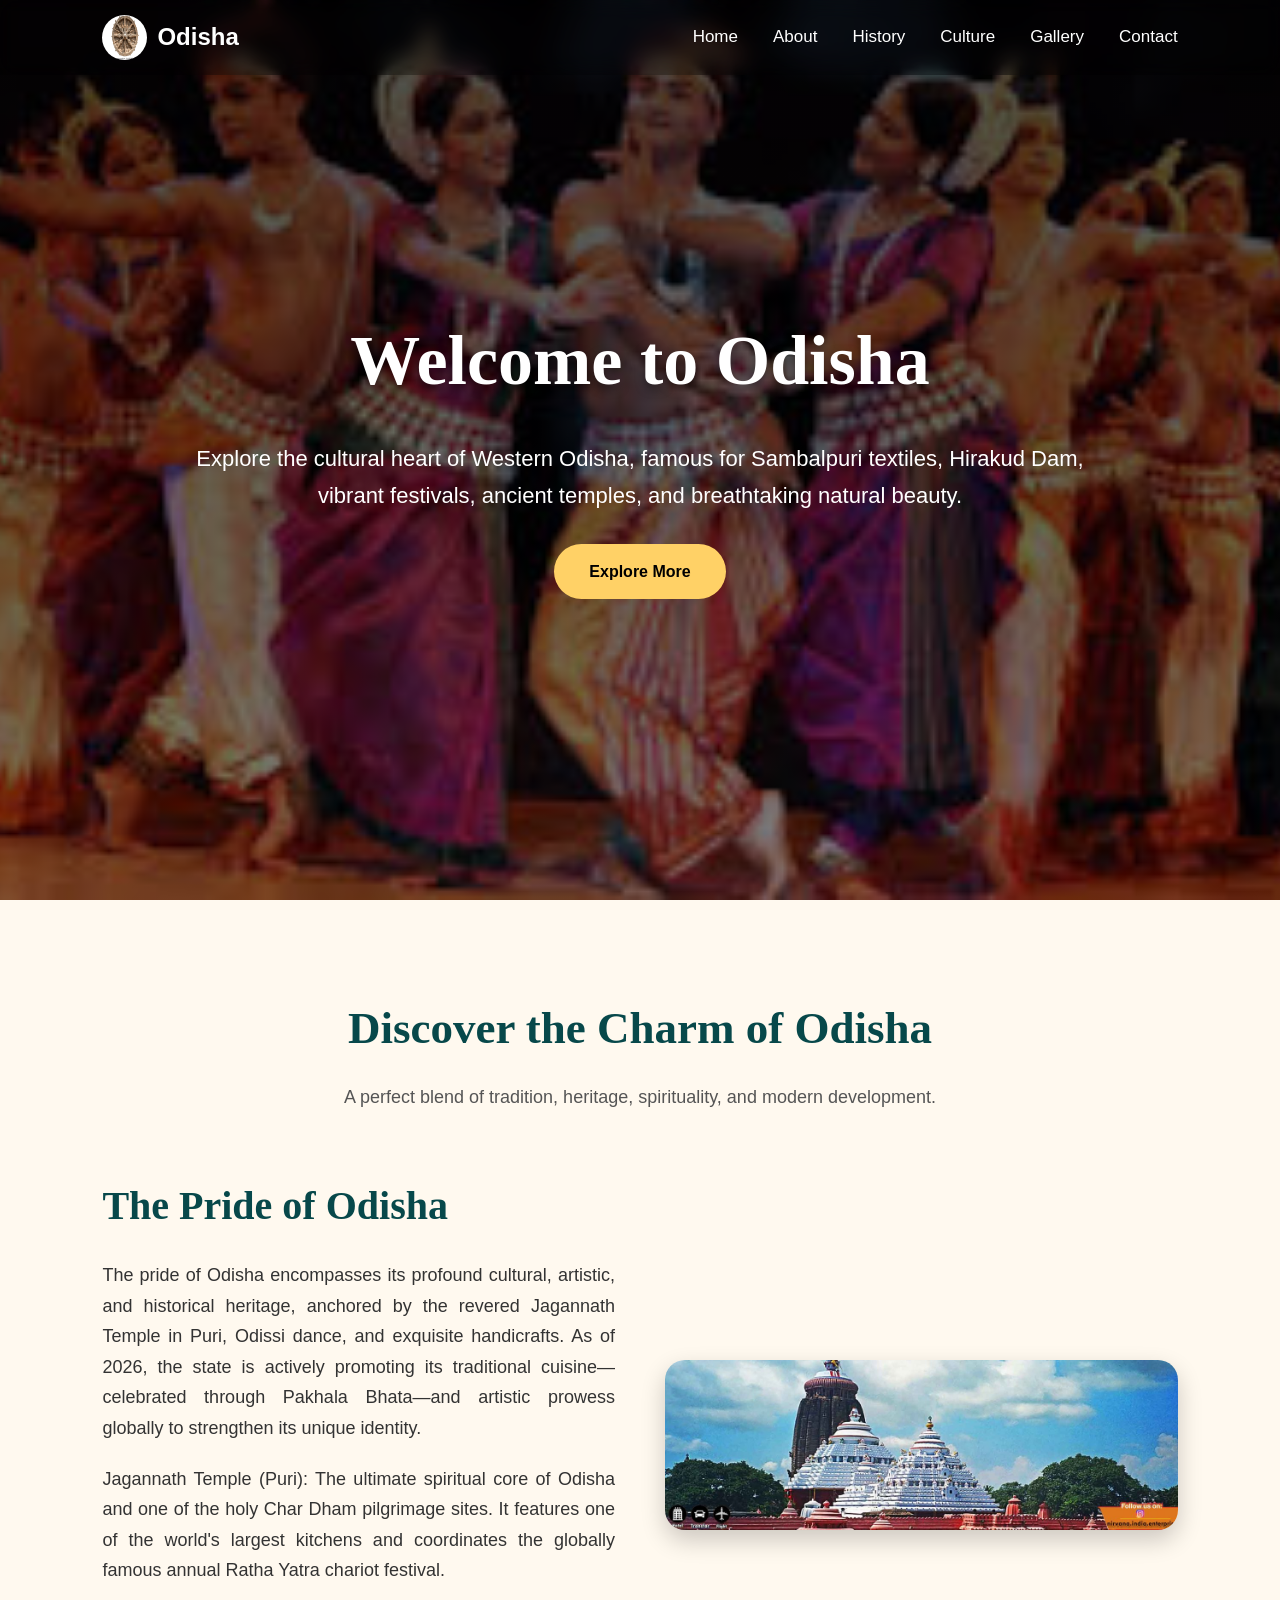
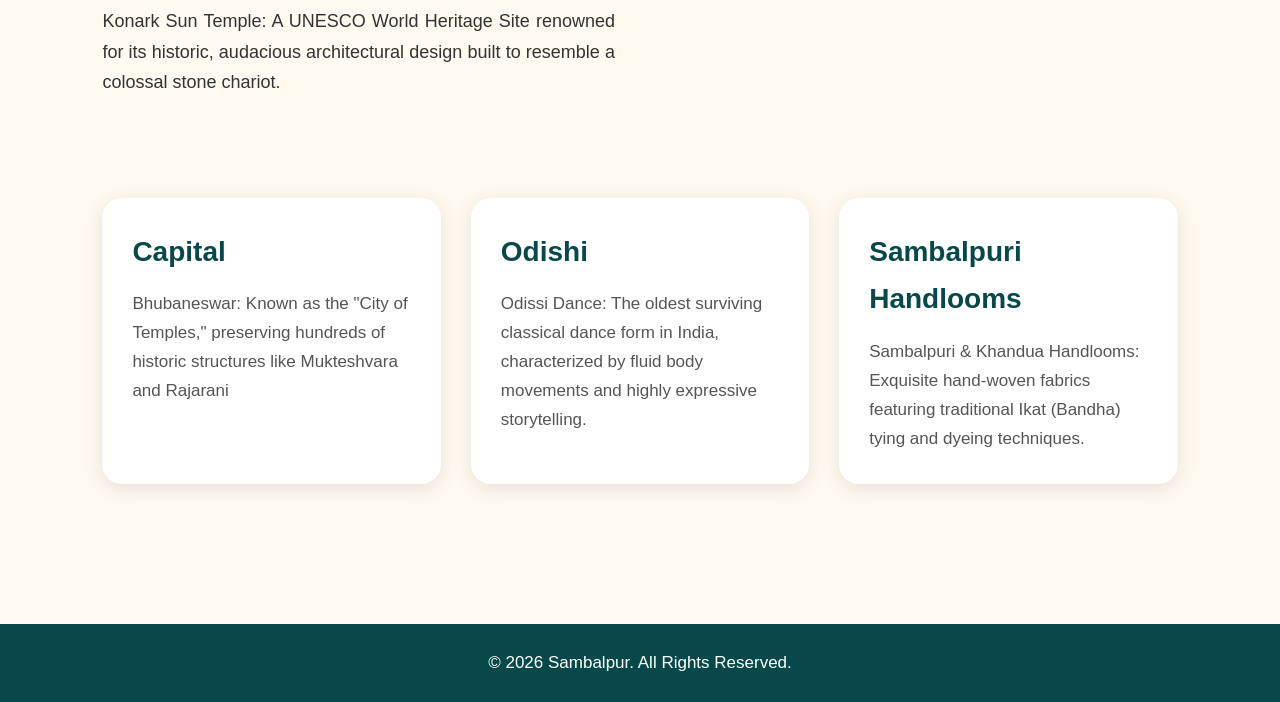
<file: index.html>
<!DOCTYPE html>
<html lang="en">
<head>
  <meta charset="UTF-8" />
  <meta name="viewport" content="width=device-width, initial-scale=1.0" />
  <title>Sambalpur | Home</title>

  <!-- favicon -->
  <link rel="shortcut icon" href="assets/odissi.png" type="image/x-icon" />
  <link rel="stylesheet" href="css/style.css">
</head>

<body>

  <!-- =========================
       NAVBAR
  ========================== -->

  <nav>

    <div class="logo">
      <img src="assets/odissi.png" alt="Logo">
      <span>Odisha</span>
    </div>

    <ul class="nav-links">
  <li> <a href="index.html">Home</a></li>
   <li> <a href="about.html">About</a></li>
    <li> <a href="history.html">History</a></li>
    <li> <a href="culture.html">Culture</a></li>
     <li> <a href="gallery.html">Gallery</a></li>
      <li> <a href="contact.html">Contact</a></li>
    </ul>

  </nav>

  <!-- =========================
       HERO SECTION
  ========================== -->

  <header>

    <div class="hero-content">

      <h1>Welcome to Odisha</h1>

      <p>
        Explore the cultural heart of Western Odisha, famous for
        Sambalpuri textiles, Hirakud Dam, vibrant festivals,
        ancient temples, and breathtaking natural beauty.
      </p>

      <a href="#intro" class="hero-btn">Explore More</a>

    </div>

  </header>

  <!-- =========================
       MAIN CONTENT
  ========================== -->

  <main>

    <div class="section-title" id="intro">
      <h2>Discover the Charm of Odisha</h2>

      <p>
        A perfect blend of tradition, heritage, spirituality,
        and modern development.
      </p>
    </div>

    <!-- intro -->

    <section class="intro-container">

      <div class="intro-text">

        <h3>The Pride of  Odisha</h3>

        <p>
          The pride of Odisha encompasses its profound cultural, artistic, and historical heritage, anchored by the revered Jagannath Temple in Puri, Odissi dance, and exquisite handicrafts. As of 2026, the state is actively promoting its traditional cuisine—celebrated through Pakhala Bhata—and artistic prowess globally to strengthen its unique identity.

        <p>
          Jagannath Temple (Puri): The ultimate spiritual core of Odisha and one of the holy Char Dham pilgrimage sites. It features one of the world's largest kitchens and coordinates the globally famous annual Ratha Yatra chariot festival.
        </p>

        <p>
          Konark Sun Temple: A UNESCO World Heritage Site renowned for its historic, audacious architectural design built to resemble a colossal stone chariot.
        </p>

      </div>

      <div class="intro-image">
        <img
          src="assets/jagannath-temple.png"
          alt="Hirakud Dam"
        >
      </div>

    </section>

    <!-- cards -->

    <section class="card-section">

      <div class="cards">

        <div class="card">
          <h3>Capital</h3>

          <p>
            Bhubaneswar: Known as the "City of Temples," preserving hundreds of historic structures like Mukteshvara and Rajarani
          </p>
        </div>

        <div class="card">
          <h3>Odishi</h3>

          <p>
            Odissi Dance: The oldest surviving classical dance form in India, characterized by fluid body movements and highly expressive storytelling.
          </p>
        </div>

        <div class="card">
          <h3>Sambalpuri Handlooms</h3>

          <p>
           Sambalpuri & Khandua Handlooms: Exquisite hand-woven fabrics featuring traditional Ikat (Bandha) tying and dyeing techniques.
          </p>
        </div>

      </div>

    </section>

  </main>

  <!-- =========================
       FOOTER
  ========================== -->

  <footer>

    &copy;
    <script>
      document.write(new Date().getFullYear())
    </script>

    Sambalpur. All Rights Reserved.

  </footer>

</body>
</html>
</file>
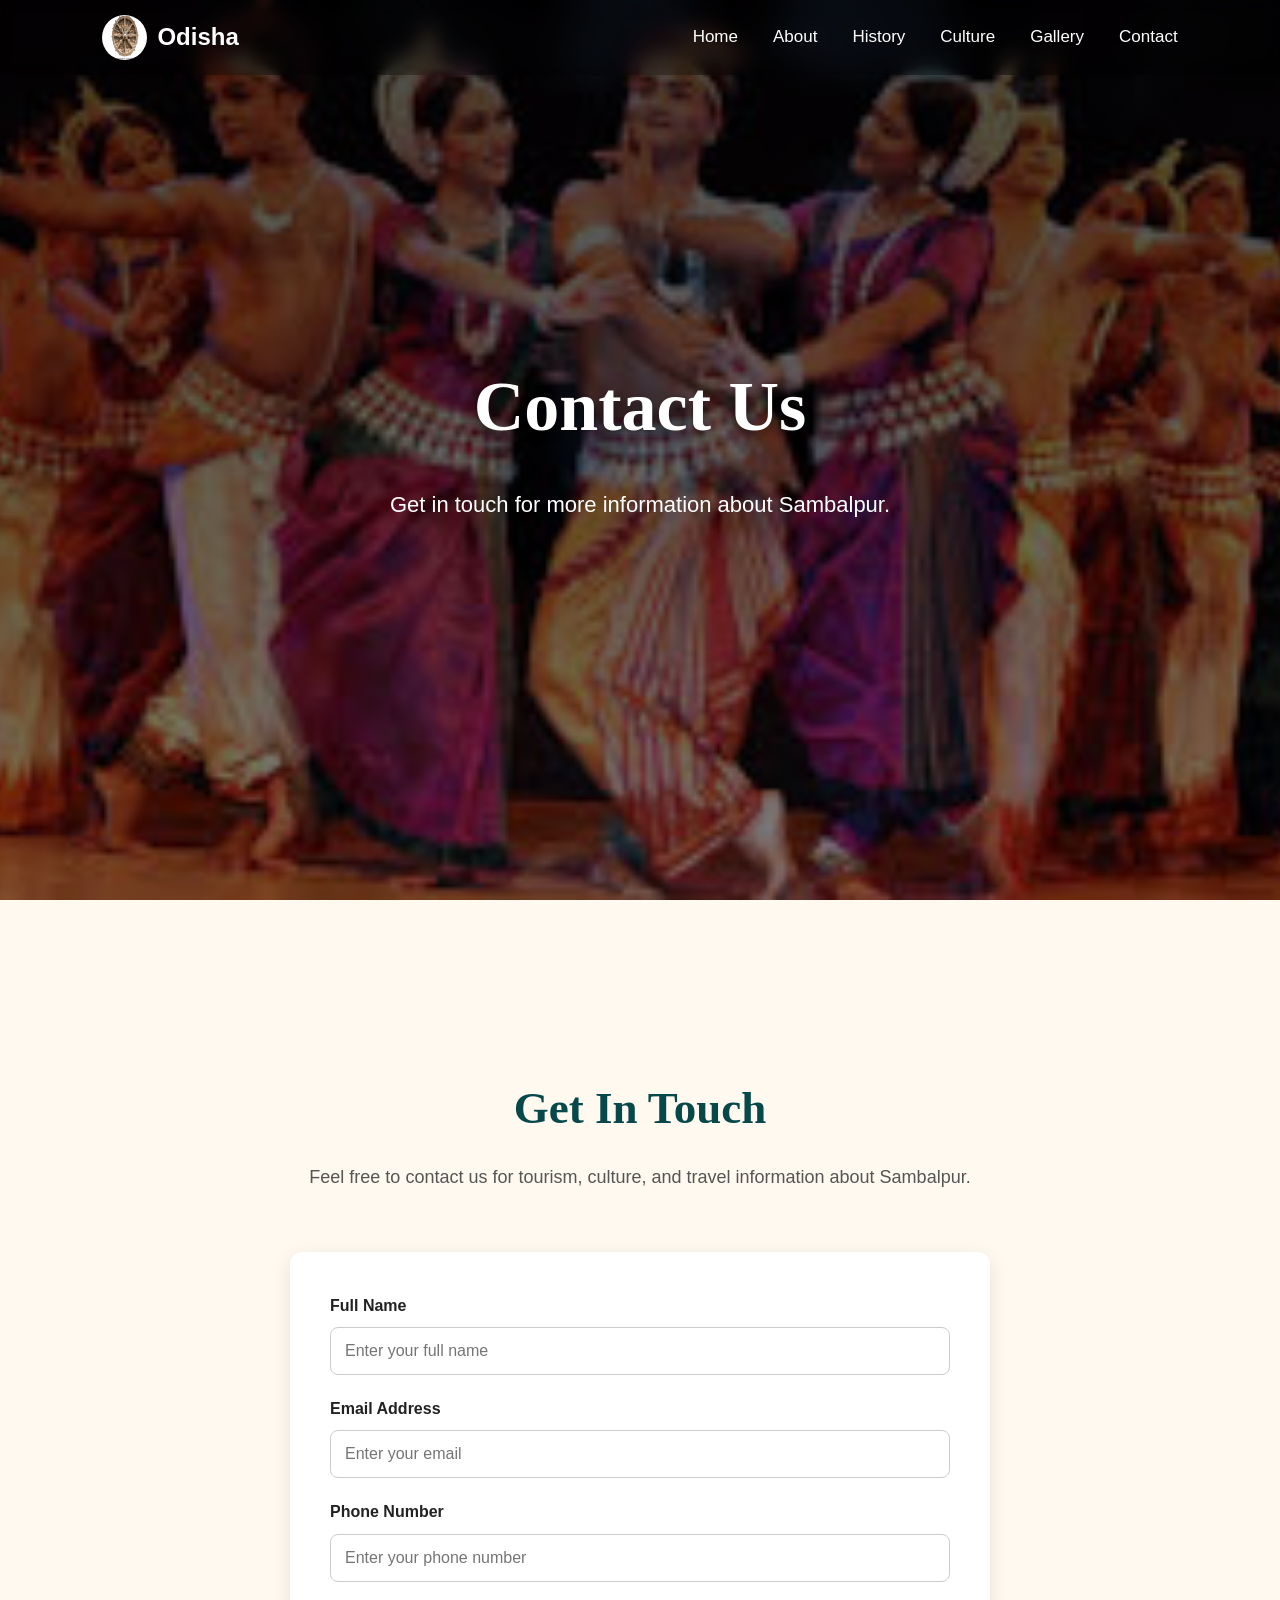
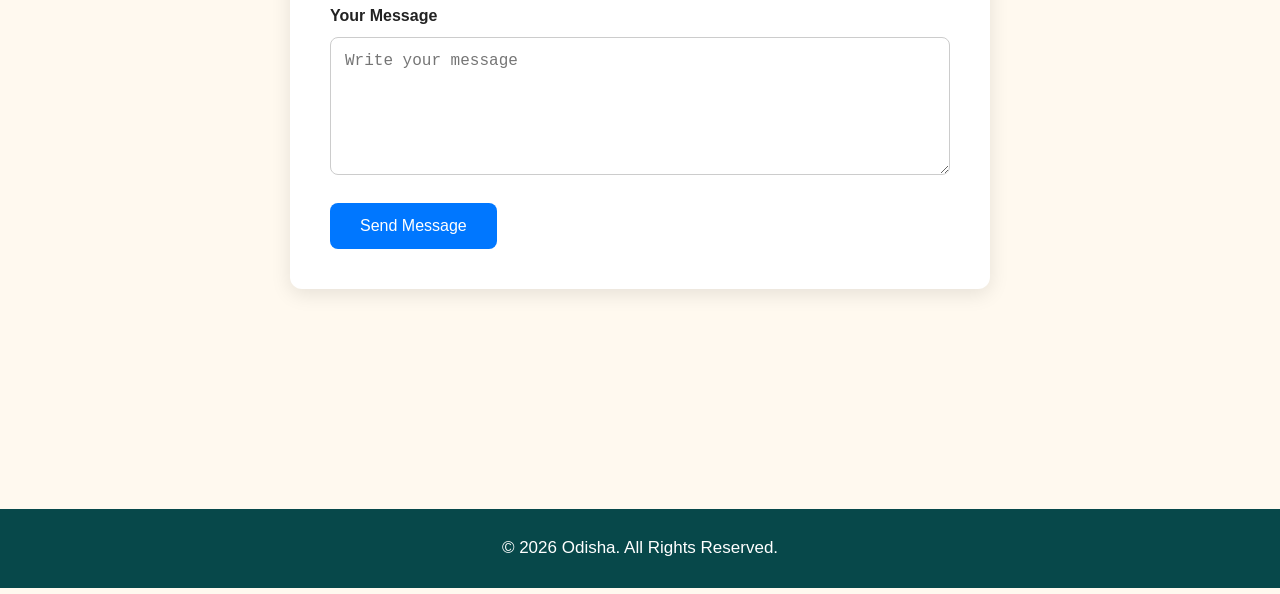
<file: contact.html>
<!DOCTYPE html>
<html lang="en">
<head>
  <meta charset="UTF-8" />
  <meta name="viewport" content="width=device-width, initial-scale=1.0" />
  <title>Contact Sambalpur</title>

  <link rel="shortcut icon" href="assets/favicon.ico" type="image/x-icon" />
  <link rel="stylesheet" href="css/style.css">
  <link rel="stylesheet" href="css/contact.css">
</head>

<body>

  <nav>

    <div class="logo">
      <img src="assets/odissi.png" alt="Logo">
      <span>Odisha</span>
    </div>

    <ul class="nav-links">
      <li><a href="index.html">Home</a></li>
      <li><a href="about.html">About</a></li>
      <li><a href="history.html">History</a></li>
      <li><a href="culture.html">Culture</a></li>
      <li><a href="gallery.html">Gallery</a></li>
      <li><a href="contact.html" class="active">Contact</a></li>
    </ul>

  </nav>

  <header class="sub-page-header">
    <div class="hero-content">
      <h1>Contact Us</h1>

      <p>
        Get in touch for more information about Sambalpur.
      </p>
    </div>
  </header>

  <main>

    <section class="page-container">

  <div class="section-title">
    <h2>Get In Touch</h2>

    <p>
      Feel free to contact us for tourism,
      culture, and travel information about Sambalpur.
    </p>
  </div>

  <div class="contact-form">

    <form>

      <div class="input-box">
        <label>Full Name</label>
        <input type="text" placeholder="Enter your full name" required>
      </div>

      <div class="input-box">
        <label>Email Address</label>
        <input type="email" placeholder="Enter your email" required>
      </div>

      <div class="input-box">
        <label>Phone Number</label>
        <input type="tel" placeholder="Enter your phone number">
      </div>

      <div class="input-box">
        <label>Your Message</label>
        <textarea rows="6" placeholder="Write your message"></textarea>
      </div>

      <button type="submit">Send Message</button>

    </form>

  </div>

</section>

  </main>

  <footer>
    &copy;
    <script>
      document.write(new Date().getFullYear())
    </script>

    Odisha. All Rights Reserved.
  </footer>

</body>
</html>
</file>
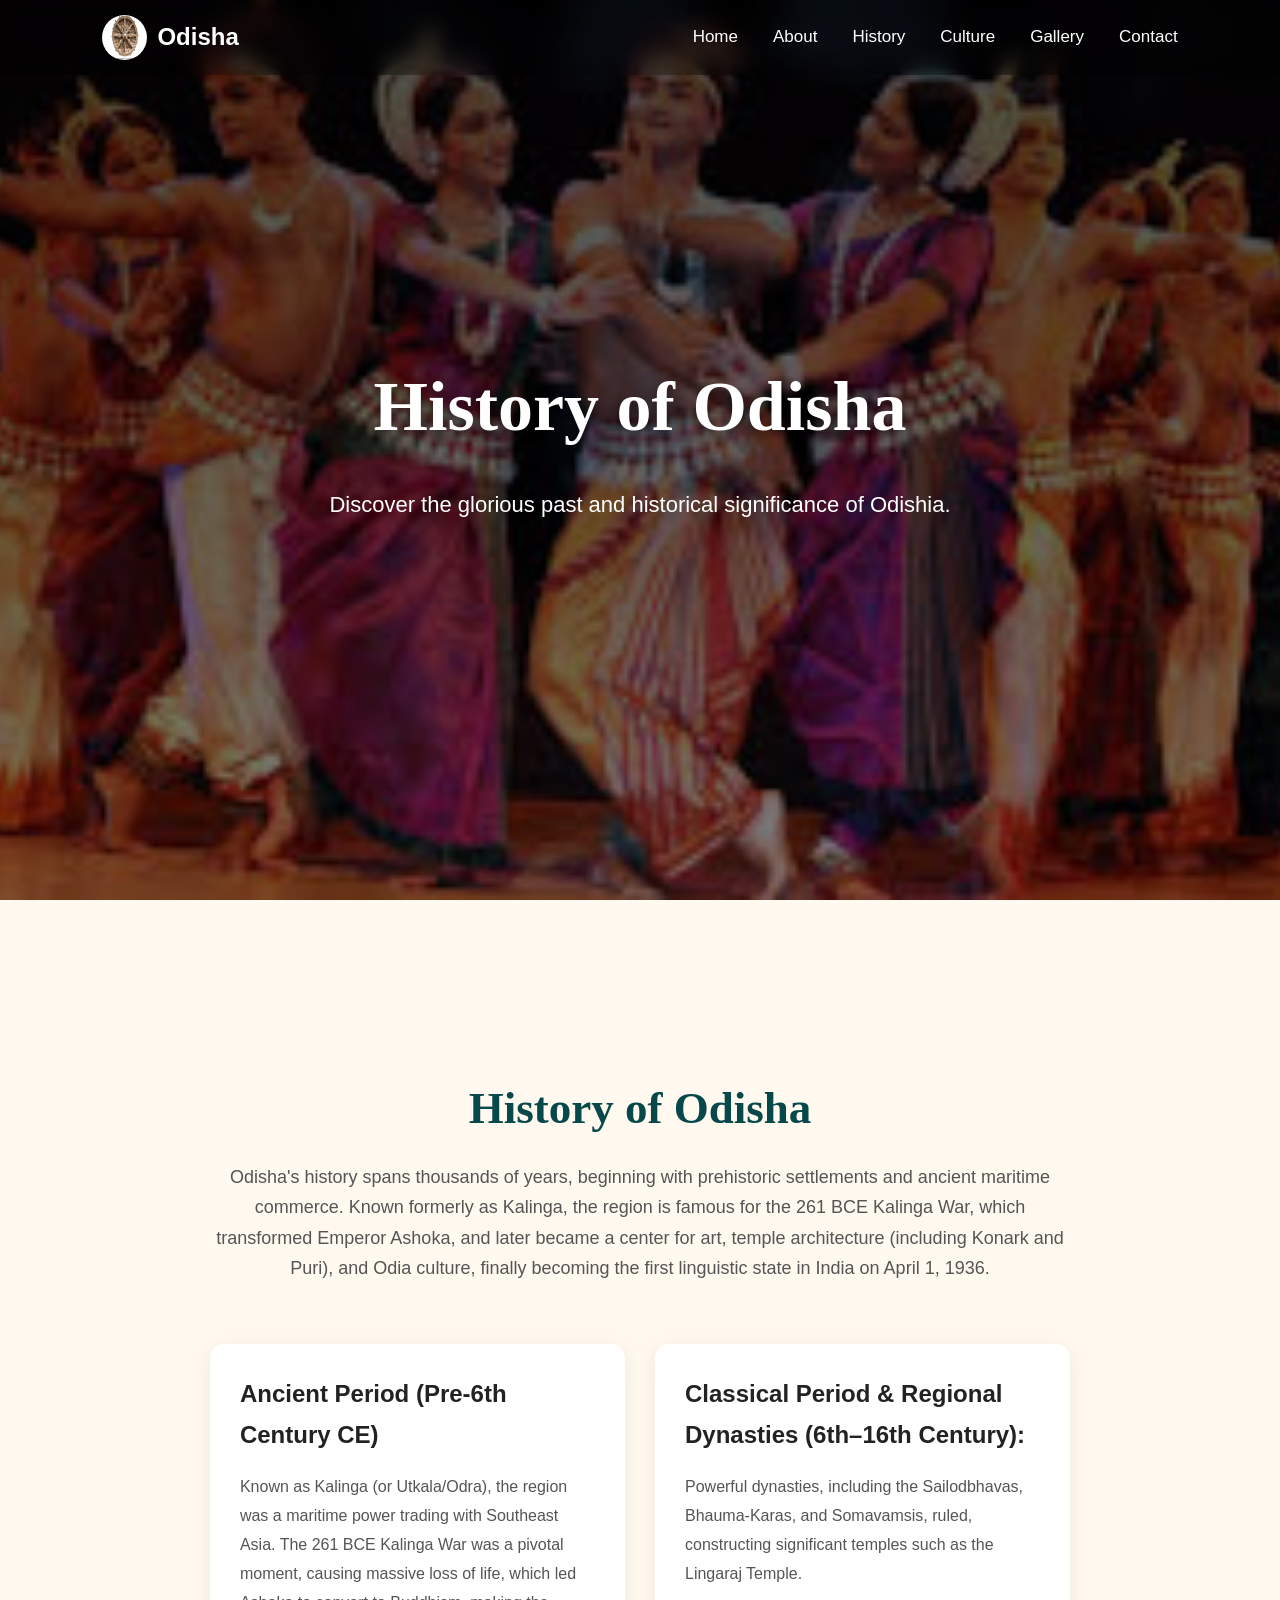
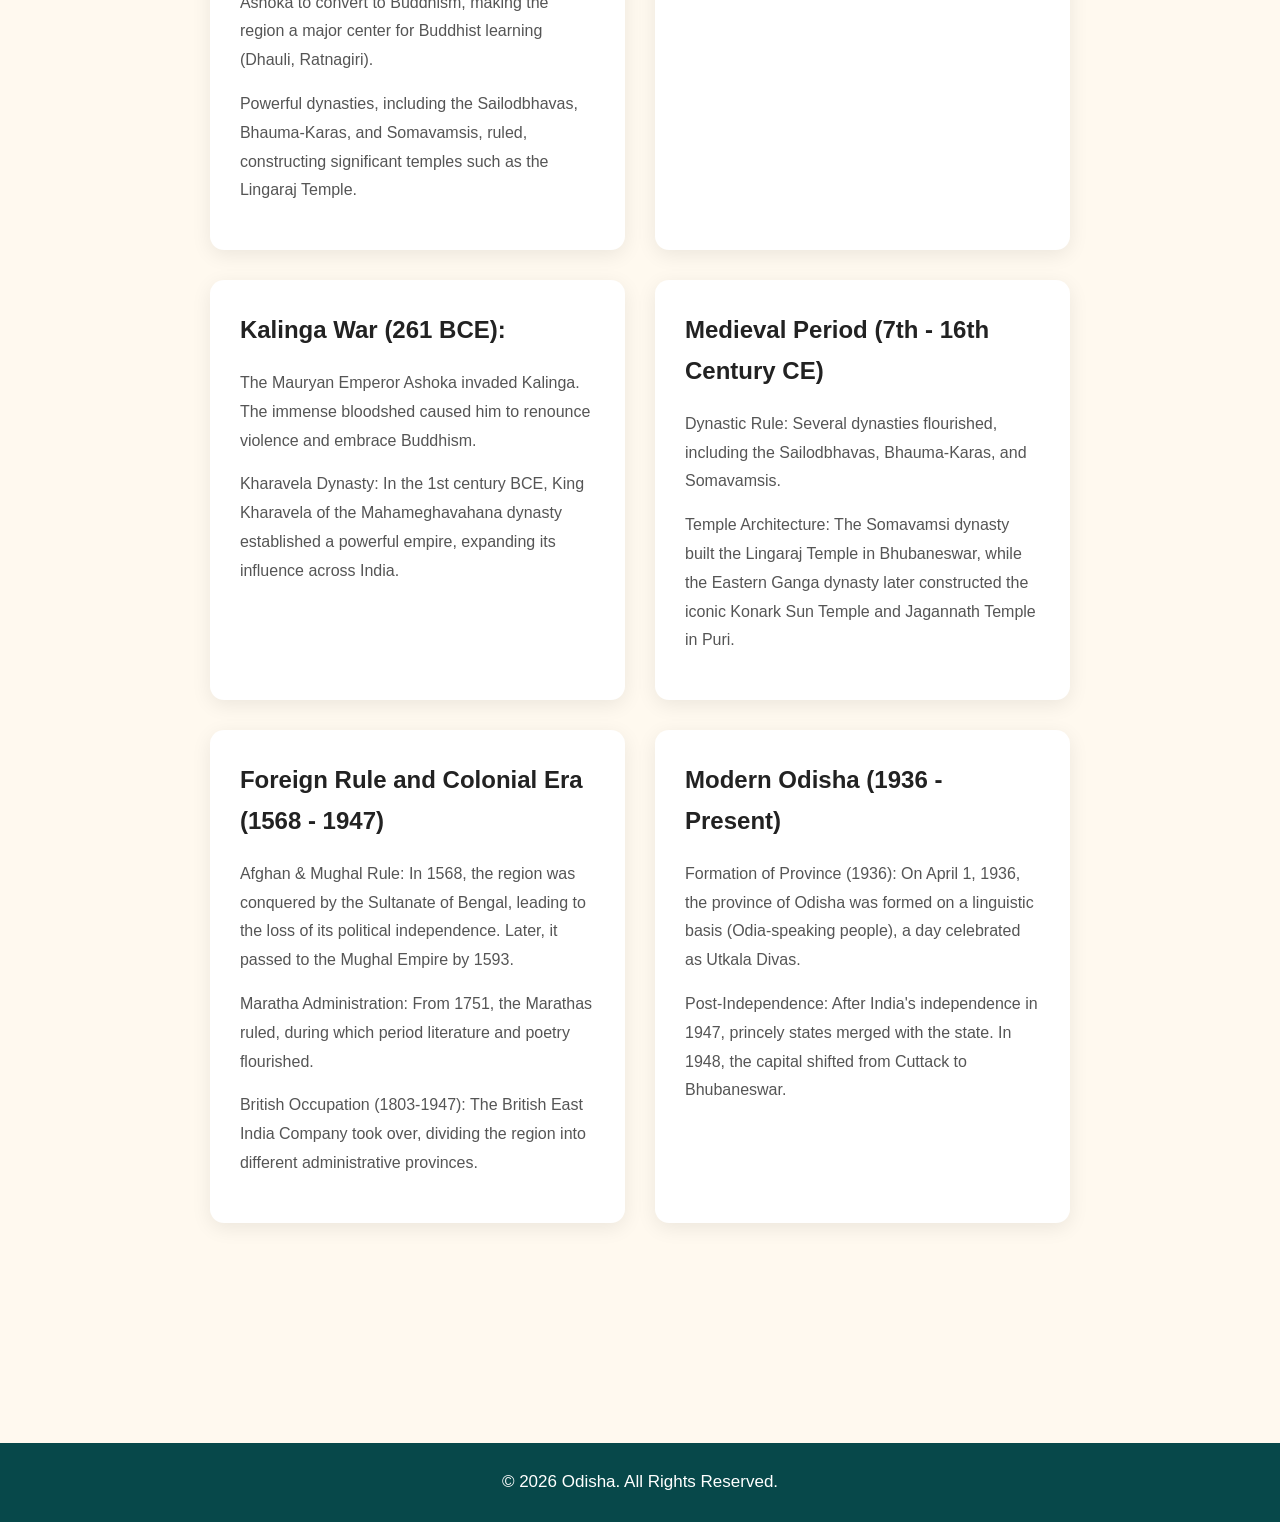
<file: history.html>
<!DOCTYPE html>
<html lang="en">
<head>
  <meta charset="UTF-8" />
  <meta name="viewport" content="width=device-width, initial-scale=1.0" />
  <title>History of Sambalpur</title>

  <link rel="shortcut icon" href="assets/favicon.ico" type="image/x-icon" />
  <link rel="stylesheet" href="css/style.css">
  <link rel="stylesheet" href="css/history.css">
</head>

<body>

  <nav>

    <div class="logo">
      <img src="assets/odissi.png" alt="Logo">
      <span>Odisha</span>
    </div>

    <ul class="nav-links">
      <li><a href="index.html">Home</a></li>
      <li><a href="about.html">About</a></li>
      <li><a href="history.html" class="active">History</a></li>
      <li><a href="culture.html">Culture</a></li>
      <li><a href="gallery.html">Gallery</a></li>
      <li><a href="contact.html">Contact</a></li>
    </ul>

  </nav>

  <header class="sub-page-header">
    <div class="hero-content">
      <h1>History of Odisha</h1>

      <p>
        Discover the glorious past and historical significance
        of Odishia.
      </p>
    </div>
  </header>

  <main>

   <section class="page-container">

  <div class="section-title">

    <h2>History of Odisha</h2>

    <p>
      Odisha's history spans thousands of years, beginning with prehistoric settlements and ancient maritime commerce. Known formerly as Kalinga, the region is famous for the 261 BCE Kalinga War, which transformed Emperor Ashoka, and later became a center for art, temple architecture (including Konark and Puri), and Odia culture, finally becoming the first linguistic state in India on April 1, 1936.
    </p>

  </div>

  <div class="history-container">

    <!-- Ancient History -->

    <div class="history-box">

      <h3>Ancient Period (Pre-6th Century CE)</h3>

      <p>
        Known as Kalinga (or Utkala/Odra), the region was a maritime power trading with Southeast Asia. The 261 BCE Kalinga War was a pivotal moment, causing massive loss of life, which led Ashoka to convert to Buddhism, making the region a major center for Buddhist learning (Dhauli, Ratnagiri).
      </p>

      <p>
        Powerful dynasties, including the Sailodbhavas, Bhauma-Karas, and Somavamsis, ruled, constructing significant temples such as the Lingaraj Temple.
      </p>

    </div>

    <!-- Chauhan Dynasty -->

    <div class="history-box">

      <h3>Classical Period & Regional Dynasties (6th–16th Century):</h3>

      <p>
        Powerful dynasties, including the Sailodbhavas, Bhauma-Karas, and Somavamsis, ruled, constructing significant temples such as the Lingaraj Temple.

      

    </div>

    <!-- Freedom Struggle -->

    <div class="history-box">

      <h3>Kalinga War (261 BCE):</h3>

      <p>
         The Mauryan Emperor Ashoka invaded Kalinga. The immense bloodshed caused him to renounce violence and embrace Buddhism.
      </p>

      <p>
        Kharavela Dynasty: In the 1st century BCE, King Kharavela of the Mahameghavahana dynasty established a powerful empire, expanding its influence across India.
      </p>

    </div>

    <!-- Medieval Period (7th - 16th Century CE) -->

    <div class="history-box">

      <h3>Medieval Period (7th - 16th Century CE)</h3>

      <p>
        Dynastic Rule: Several dynasties flourished, including the Sailodbhavas, Bhauma-Karas, and Somavamsis.
      </p>

      <p>
       Temple Architecture: The Somavamsi dynasty built the Lingaraj Temple in Bhubaneswar, while the Eastern Ganga dynasty later constructed the iconic Konark Sun Temple and Jagannath Temple in Puri.
      </p>

    </div>

    <!-- Foreign Rule and Colonial Era (1568 - 1947) -->

    <div class="history-box">

      <h3>Foreign Rule and Colonial Era (1568 - 1947)</h3>

      <p>
        Afghan & Mughal Rule: In 1568, the region was conquered by the Sultanate of Bengal, leading to the loss of its political independence. Later, it passed to the Mughal Empire by 1593.
      </p>

      <p>
        Maratha Administration: From 1751, the Marathas ruled, during which period literature and poetry flourished.
      </p>

      <p>
        British Occupation (1803-1947): The British East India Company took over, dividing the region into different administrative provinces.
      </p>

    </div>

    <!-- Modern Odisha (1936 - Present) -->

    <div class="history-box">

      <h3>Modern Odisha (1936 - Present)</h3>

      <p>
       Formation of Province (1936): On April 1, 1936, the province of Odisha was formed on a linguistic basis (Odia-speaking people), a day celebrated as Utkala Divas.
      </p>

      <p>
        Post-Independence: After India's independence in 1947, princely states merged with the state. In 1948, the capital shifted from Cuttack to Bhubaneswar.
      </p>

    </div>

  </div>

</section>
  </main>

  <footer>
    &copy;
    <script>
      document.write(new Date().getFullYear())
    </script>

    Odisha. All Rights Reserved.
  </footer>

</body>
</html>
</file>
<file: css/style.css>
/* =========================
       GLOBAL CSS
    ========================== */

    *{
      margin:0;
      padding:0;
      box-sizing:border-box;
      scroll-behavior:smooth;
    }

    body{
      font-family:'Segoe UI', Tahoma, Geneva, Verdana, sans-serif;
      background:rgb(255, 249, 239);
      overflow-x:hidden;
      line-height:1.7;
    }

    img{
      width:100%;
      display:block;
    }

    a{
      text-decoration:none;
      color:white;
    }

    li{
      list-style:none;
    }

    /* =========================
       NAVBAR
    ========================== */

    nav{
      width:100%;
      position:fixed;
      top:0;
      left:0;
      z-index:1000;

      display:flex;
      justify-content:space-between;
      align-items:center;

      padding:15px 8%;

      background:rgba(0,0,0,0.25);
      backdrop-filter:blur(10px);
    }

    .logo{
      display:flex;
      align-items:center;
      gap:10px;
      color:white;
      font-size:24px;
      font-weight:700;
    }

    .logo img{
      width:45px;
      height:45px;
      border-radius:50%;
    }

    .nav-links{
      display:flex;
      gap:35px;
    }

    .nav-links a{
      position:relative;
      font-size:17px;
      font-weight:500;
      transition:0.3s;
    }

    .nav-links a:hover{
      color:#ffd166;
    }

    .nav-links a::after{
      content:"";
      position:absolute;
      left:0;
      bottom:-5px;
      width:0%;
      height:2px;
      background:#ffd166;
      transition:0.3s;
    }

    .nav-links a:hover::after{
      width:100%;
    }

    /* =========================
       HERO SECTION
    ========================== */

    header{
      width:100%;
      min-height:100vh;

      background:
      linear-gradient(rgba(0,0,0,0.7), rgba(0,0,0,0.5)),
      url('../assets/nrutya.png');

      background-size:cover;
      background-position:center;
      background-repeat:no-repeat;
      background-attachment:fixed;

      display:flex;
      justify-content:center;
      align-items:center;
      text-align:center;
      padding:20px;
    }

    .hero-content{
      color:white;
      max-width:900px;
      animation:fadeIn 1.2s ease;
    }

    .hero-content h1{
      font-size:70px;
      margin-bottom:20px;
      font-family:Georgia, 'Times New Roman', Times, serif;
      text-shadow:0px 4px 10px rgba(0,0,0,0.5);
    }

    .hero-content p{
      font-size:22px;
      margin-bottom:30px;
    }

    .hero-btn{
      display:inline-block;
      padding:14px 35px;
      background:#ffd166;
      color:black;
      border-radius:50px;
      font-weight:600;
      transition:0.3s;
    }

    .hero-btn:hover{
      transform:translateY(-5px);
      background:white;
    }

    @keyframes fadeIn{
      from{
        opacity:0;
        transform:translateY(30px);
      }
      to{
        opacity:1;
        transform:translateY(0);
      }
    }

    /* =========================
       MAIN SECTION
    ========================== */

    main{
      width:100%;
      padding:90px 8%;
    }

    .section-title{
      text-align:center;
      margin-bottom:60px;
    }

    .section-title h2{
      font-size:45px;
      color:rgb(7,72,74);
      margin-bottom:15px;
      font-family:Georgia, 'Times New Roman', Times, serif;
    }

    .section-title p{
      color:#555;
      font-size:18px;
    }

    /* =========================
       INTRO SECTION
    ========================== */

    .intro-container{
      display:flex;
      align-items:center;
      gap:50px;
      margin-bottom:80px;
    }

    .intro-text{
      flex:1;
    }

    .intro-text h3{
      font-size:40px;
      color:rgb(7,72,74);
      margin-bottom:20px;
      font-family:Georgia, 'Times New Roman', Times, serif;
    }

    .intro-text p{
      font-size:18px;
      margin-bottom:20px;
      color:#333;
      text-align:justify;
    }

    .intro-image{
      flex:1;
    }

    .intro-image img{
      border-radius:20px;
      box-shadow:0px 10px 25px rgba(0,0,0,0.2);
      transition:0.4s;
    }

    .intro-image img:hover{
      transform:scale(1.03);
    }

    /* =========================
       CARDS SECTION
    ========================== */

    .card-section{
      margin-top:50px;
    }

    .cards{
      display:grid;
      grid-template-columns:repeat(auto-fit, minmax(250px, 1fr));
      gap:30px;
    }

    .card{
      background:white;
      padding:30px;
      border-radius:20px;
      box-shadow:0 5px 20px rgba(0,0,0,0.1);
      transition:0.4s;
    }

    .card:hover{
      transform:translateY(-10px);
    }

    .card h3{
      margin-bottom:15px;
      color:rgb(7,72,74);
      font-size:28px;
    }

    .card p{
      color:#555;
      font-size:17px;
    }

    /* =========================
       FOOTER
    ========================== */

    footer{
      background:rgb(7,72,74);
      color:white;
      text-align:center;
      padding:25px;
      margin-top:50px;
      font-size:17px;
    }

    /* =========================
       RESPONSIVE DESIGN
    ========================== */

    @media(max-width:992px){

      .hero-content h1{
        font-size:55px;
      }

      .intro-container{
        flex-direction:column;
      }

    }

    @media(max-width:768px){

      nav{
        flex-direction:column;
        gap:15px;
      }

      .nav-links{
        flex-wrap:wrap;
        justify-content:center;
        gap:20px;
      }

      .hero-content h1{
        font-size:42px;
      }

      .hero-content p{
        font-size:18px;
      }

      .section-title h2{
        font-size:35px;
      }

      .intro-text h3{
        font-size:32px;
      }

    }

    @media(max-width:480px){

      .hero-content h1{
        font-size:34px;
      }

      .hero-content p{
        font-size:16px;
      }

      .hero-btn{
        padding:12px 28px;
      }

      .nav-links{
        gap:15px;
      }

      .nav-links a{
        font-size:15px;
      }

    }
</file>
<file: css/contact.css>
/* CONTACT PAGE */

.page-container{
    padding: 80px 10%;
}

.contact-form{
    max-width: 700px;
    margin: auto;
    background: #fff;
    padding: 40px;
    border-radius: 12px;
    box-shadow: 0 5px 20px rgba(0,0,0,0.1);
}

.input-box{
    margin-bottom: 20px;
}

.input-box label{
    display: block;
    margin-bottom: 8px;
    font-weight: 600;
    color: #222;
}

.contact-form input,
.contact-form textarea{
    width: 100%;
    padding: 14px;
    border: 1px solid #ccc;
    border-radius: 8px;
    outline: none;
    font-size: 16px;
}

.contact-form input:focus,
.contact-form textarea:focus{
    border-color: #0077ff;
}

.contact-form button{
    background: #0077ff;
    color: white;
    border: none;
    padding: 14px 30px;
    border-radius: 8px;
    cursor: pointer;
    font-size: 16px;
    transition: 0.3s;
}

.contact-form button:hover{
    background: #005ed9;
}
</file>
<file: css/history.css>
/* HISTORY PAGE */

.page-container{
    padding: 80px 10%;
}

.history-container{
    margin-top: 50px;
    display: grid;
    grid-template-columns: repeat(auto-fit,minmax(320px,1fr));
    gap: 30px;
}

.history-box{
    background: #fff;
    padding: 30px;
    border-radius: 14px;
    box-shadow: 0 5px 20px rgba(0,0,0,0.08);
    transition: 0.3s;
}

.history-box:hover{
    transform: translateY(-5px);
}

.history-box h3{
    margin-bottom: 18px;
    color: #222;
    font-size: 24px;
}

.history-box p{
    color: #555;
    line-height: 1.8;
    margin-bottom: 15px;
}

@media(max-width:768px){

    .page-container{
        padding: 60px 5%;
    }

}
</file>
